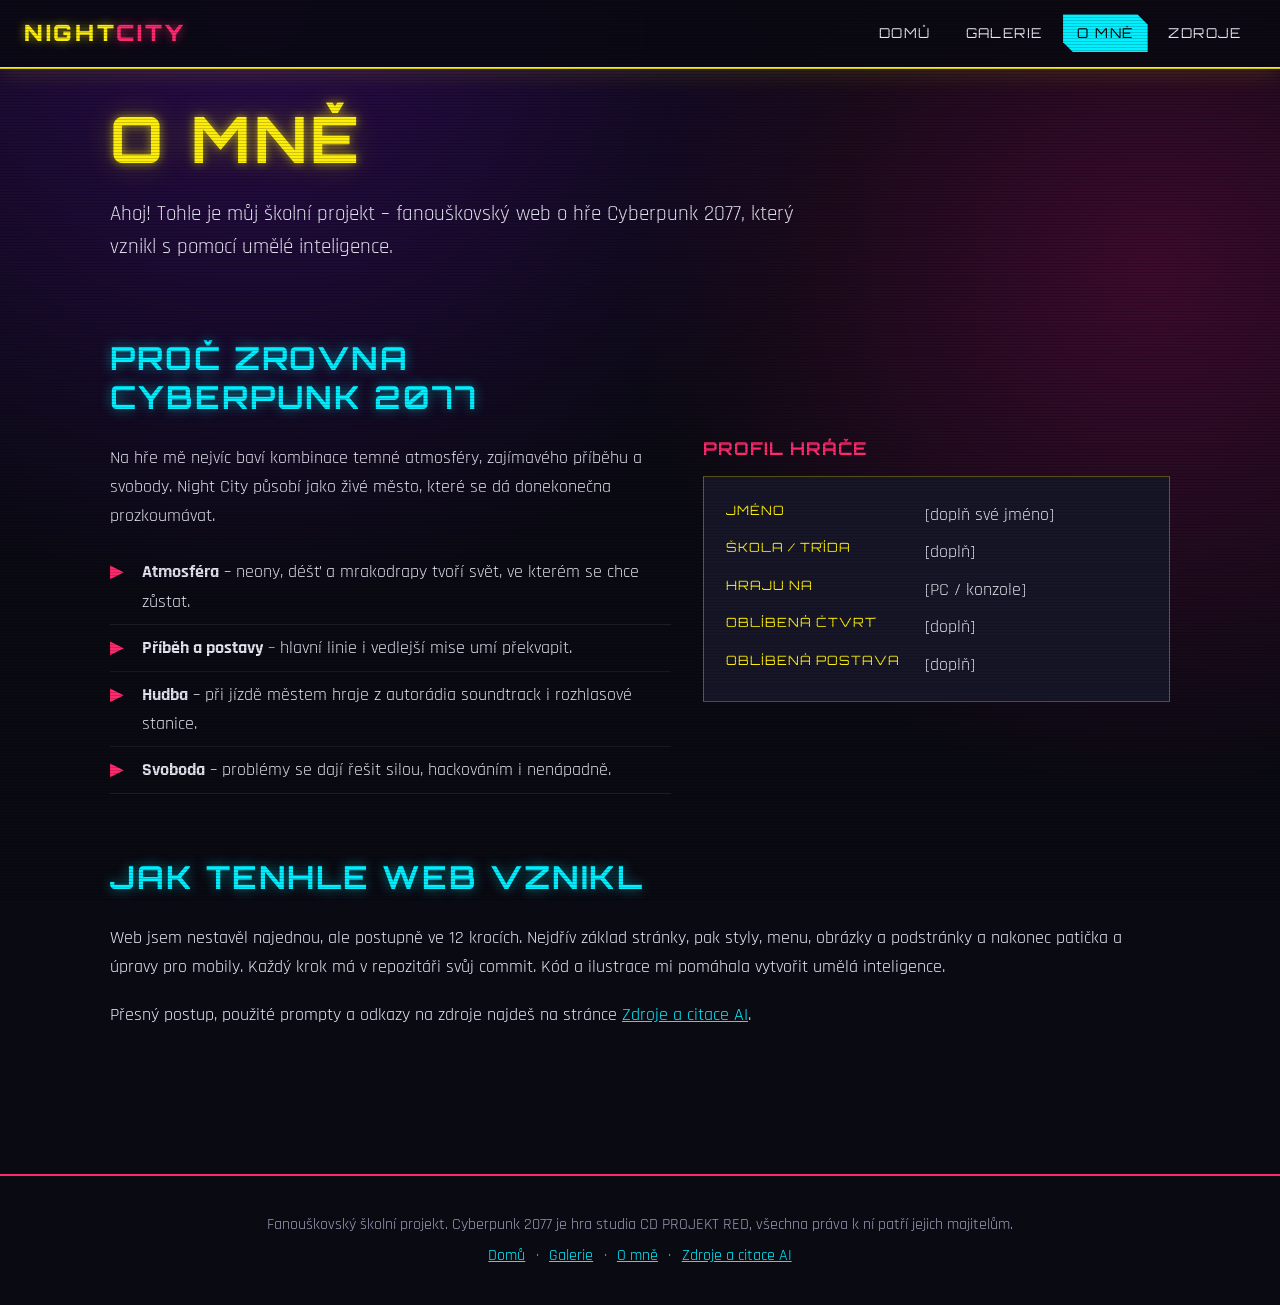
<file: o-mne.html>
<!DOCTYPE html>
<html lang="cs">
<head>
  <meta charset="UTF-8">
  <meta name="viewport" content="width=device-width, initial-scale=1.0">
  <meta name="description" content="Kdo za webem stojí, proč mě baví Cyberpunk 2077 a jak tenhle web vznikl.">
  <title>O mně | Cyberpunk 2077</title>
  <link rel="icon" type="image/svg+xml" href="images/favicon.svg">
  <link rel="preconnect" href="https://fonts.googleapis.com">
  <link rel="preconnect" href="https://fonts.gstatic.com" crossorigin>
  <link href="https://fonts.googleapis.com/css2?family=Orbitron:wght@500;700;900&family=Rajdhani:wght@400;500;700&display=swap" rel="stylesheet">
  <link rel="stylesheet" href="style.css">
</head>
<body>
  <header class="site-header">
    <a class="logo" href="index.html">NIGHT<span>CITY</span></a>
    <nav class="main-nav" aria-label="Hlavní menu">
      <a href="index.html">Domů</a>
      <a href="galerie.html">Galerie</a>
      <a href="o-mne.html" class="active" aria-current="page">O mně</a>
      <a href="zdroje.html">Zdroje</a>
    </nav>
  </header>

  <main>
    <h1>O mně</h1>
    <p class="lead">Ahoj! Tohle je můj školní projekt – fanouškovský web o hře Cyberpunk 2077, který vznikl s pomocí umělé inteligence.</p>

    <section class="section split">
      <div>
        <h2>Proč zrovna Cyberpunk 2077</h2>
        <p>Na hře mě nejvíc baví kombinace temné atmosféry, zajímavého příběhu a svobody. Night City působí jako živé město, které se dá donekonečna prozkoumávat.</p>
        <ul class="check-list">
          <li><strong>Atmosféra</strong> – neony, déšť a mrakodrapy tvoří svět, ve kterém se chce zůstat.</li>
          <li><strong>Příběh a postavy</strong> – hlavní linie i vedlejší mise umí překvapit.</li>
          <li><strong>Hudba</strong> – při jízdě městem hraje z autorádia soundtrack i rozhlasové stanice.</li>
          <li><strong>Svoboda</strong> – problémy se dají řešit silou, hackováním i nenápadně.</li>
        </ul>
      </div>
      <aside>
        <h3>Profil hráče</h3>
        <dl class="facts">
          <dt>Jméno</dt><dd>[doplň své jméno]</dd>
          <dt>Škola / třída</dt><dd>[doplň]</dd>
          <dt>Hraju na</dt><dd>[PC / konzole]</dd>
          <dt>Oblíbená čtvrť</dt><dd>[doplň]</dd>
          <dt>Oblíbená postava</dt><dd>[doplň]</dd>
        </dl>
      </aside>
    </section>

    <section class="section">
      <h2>Jak tenhle web vznikl</h2>
      <p>Web jsem nestavěl najednou, ale postupně ve 12 krocích. Nejdřív základ stránky, pak styly, menu, obrázky a podstránky a nakonec patička a úpravy pro mobily. Každý krok má v repozitáři svůj commit. Kód a ilustrace mi pomáhala vytvořit umělá inteligence.</p>
      <p>Přesný postup, použité prompty a odkazy na zdroje najdeš na stránce <a href="zdroje.html">Zdroje a citace AI</a>.</p>
    </section>
  </main>

  <footer class="site-footer">
    <p>Fanouškovský školní projekt. Cyberpunk 2077 je hra studia CD PROJEKT RED, všechna práva k ní patří jejich majitelům.</p>
    <p><a href="index.html">Domů</a> · <a href="galerie.html">Galerie</a> · <a href="o-mne.html">O mně</a> · <a href="zdroje.html">Zdroje a citace AI</a></p>
  </footer>
</body>
</html>
</file>
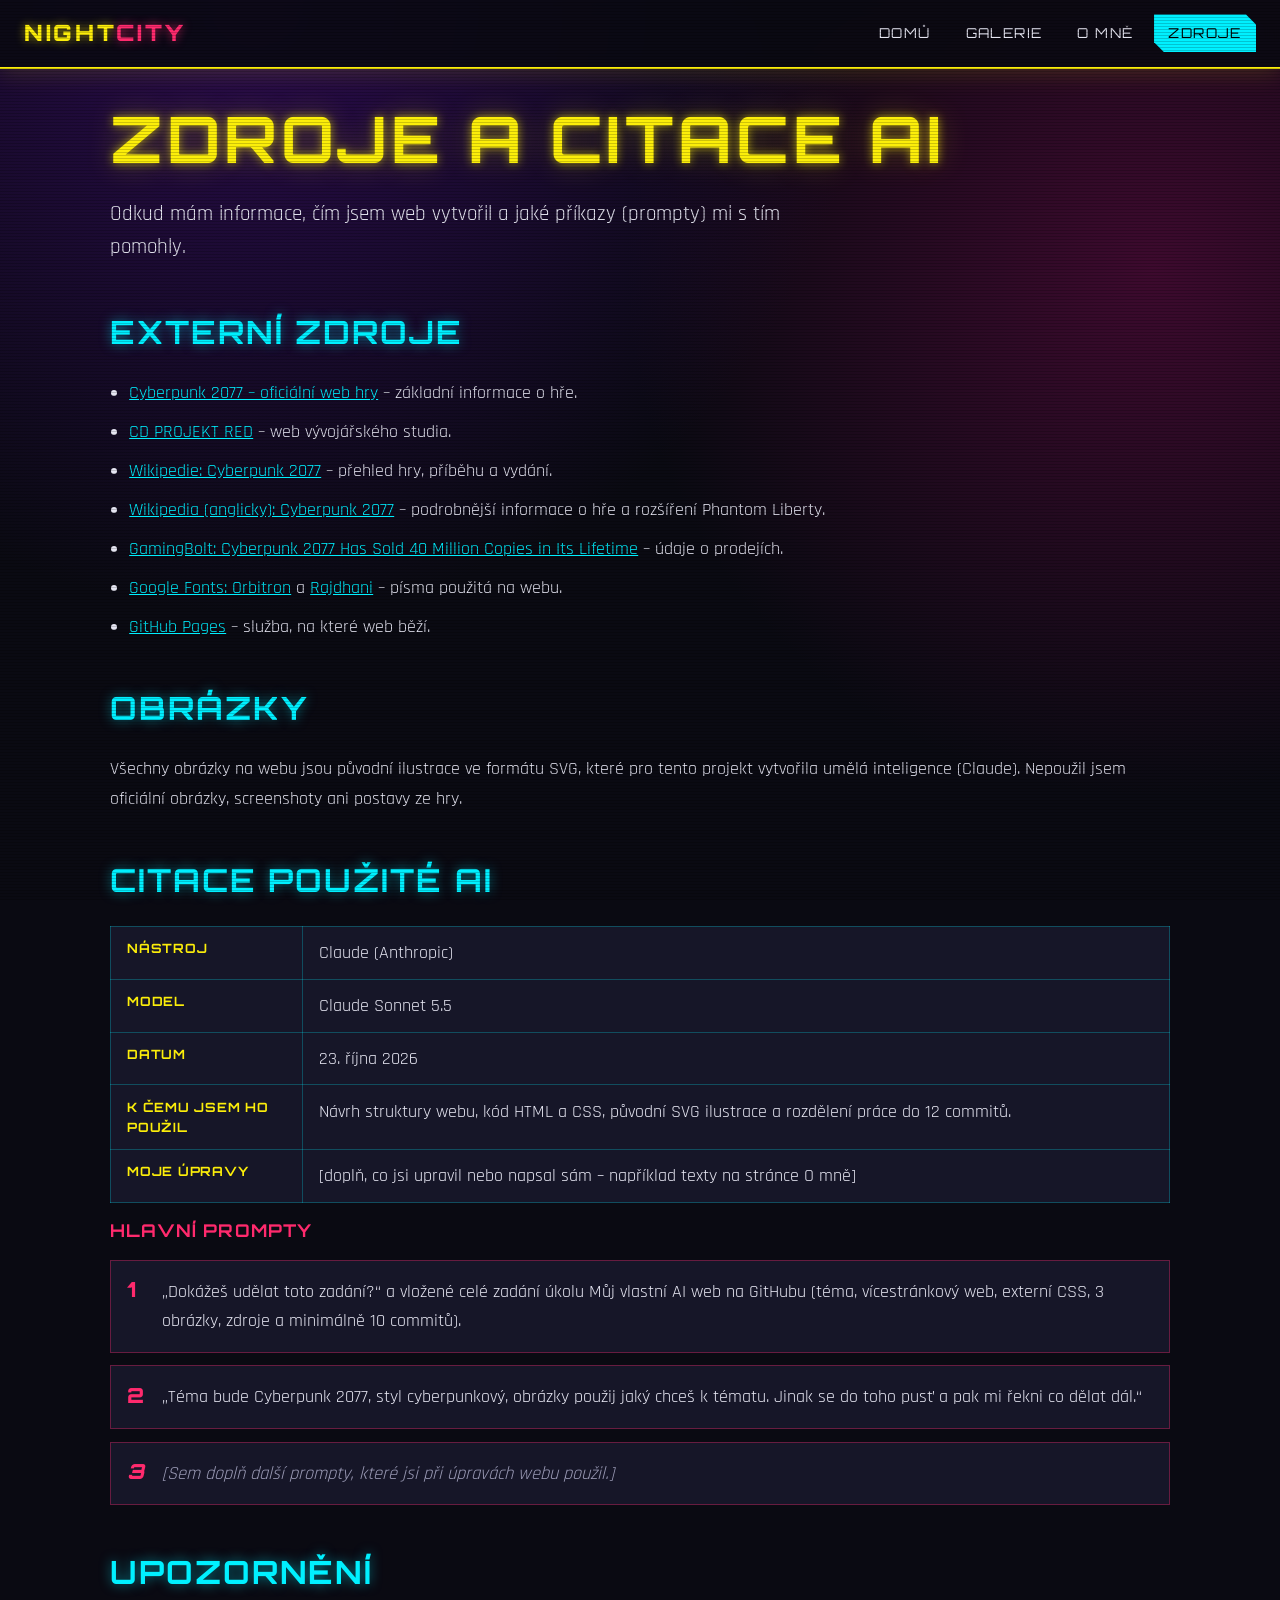
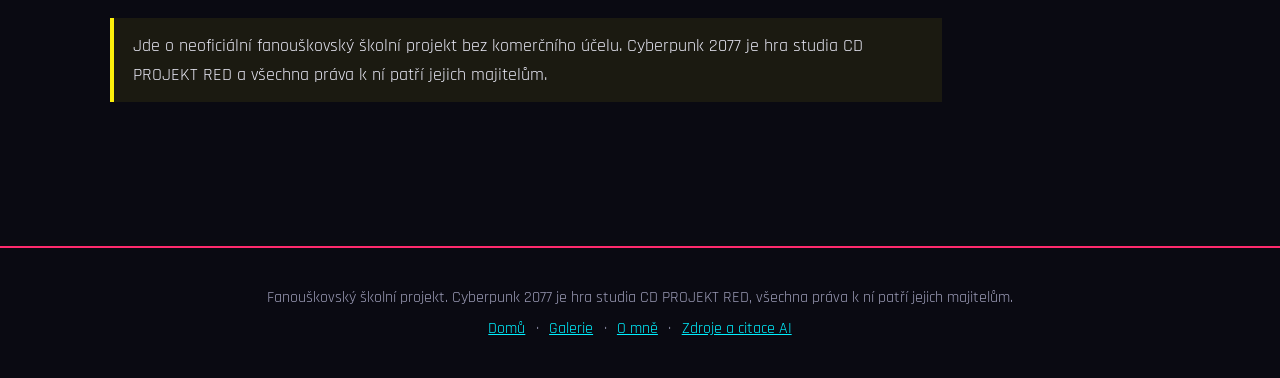
<file: zdroje.html>
<!DOCTYPE html>
<html lang="cs">
<head>
  <meta charset="UTF-8">
  <meta name="viewport" content="width=device-width, initial-scale=1.0">
  <meta name="description" content="Externí zdroje, použité obrázky a citace umělé inteligence, se kterou vznikl tento web.">
  <title>Zdroje a citace AI | Cyberpunk 2077</title>
  <link rel="icon" type="image/svg+xml" href="images/favicon.svg">
  <link rel="preconnect" href="https://fonts.googleapis.com">
  <link rel="preconnect" href="https://fonts.gstatic.com" crossorigin>
  <link href="https://fonts.googleapis.com/css2?family=Orbitron:wght@500;700;900&family=Rajdhani:wght@400;500;700&display=swap" rel="stylesheet">
  <link rel="stylesheet" href="style.css">
</head>
<body>
  <header class="site-header">
    <a class="logo" href="index.html">NIGHT<span>CITY</span></a>
    <nav class="main-nav" aria-label="Hlavní menu">
      <a href="index.html">Domů</a>
      <a href="galerie.html">Galerie</a>
      <a href="o-mne.html">O mně</a>
      <a href="zdroje.html" class="active" aria-current="page">Zdroje</a>
    </nav>
  </header>

  <main>
    <h1>Zdroje a citace AI</h1>
    <p class="lead">Odkud mám informace, čím jsem web vytvořil a jaké příkazy (prompty) mi s tím pomohly.</p>

    <section class="section">
      <h2>Externí zdroje</h2>
      <ul class="source-list">
        <li><a href="https://www.cyberpunk.net/" target="_blank" rel="noopener">Cyberpunk 2077 – oficiální web hry</a> – základní informace o hře.</li>
        <li><a href="https://www.cdprojektred.com/" target="_blank" rel="noopener">CD PROJEKT RED</a> – web vývojářského studia.</li>
        <li><a href="https://cs.wikipedia.org/wiki/Cyberpunk_2077" target="_blank" rel="noopener">Wikipedie: Cyberpunk 2077</a> – přehled hry, příběhu a vydání.</li>
        <li><a href="https://en.wikipedia.org/wiki/Cyberpunk_2077" target="_blank" rel="noopener">Wikipedia (anglicky): Cyberpunk 2077</a> – podrobnější informace o hře a rozšíření Phantom Liberty.</li>
        <li><a href="https://gamingbolt.com/cyberpunk-2077-has-sold-40-million-copies-in-its-lifetime" target="_blank" rel="noopener">GamingBolt: Cyberpunk 2077 Has Sold 40 Million Copies in Its Lifetime</a> – údaje o prodejích.</li>
        <li><a href="https://fonts.google.com/specimen/Orbitron" target="_blank" rel="noopener">Google Fonts: Orbitron</a> a <a href="https://fonts.google.com/specimen/Rajdhani" target="_blank" rel="noopener">Rajdhani</a> – písma použitá na webu.</li>
        <li><a href="https://pages.github.com/" target="_blank" rel="noopener">GitHub Pages</a> – služba, na které web běží.</li>
      </ul>
    </section>

    <section class="section">
      <h2>Obrázky</h2>
      <p>Všechny obrázky na webu jsou původní ilustrace ve formátu SVG, které pro tento projekt vytvořila umělá inteligence (Claude). Nepoužil jsem oficiální obrázky, screenshoty ani postavy ze hry.</p>
    </section>

    <section class="section">
      <h2>Citace použité AI</h2>
      <table class="ai-table">
        <tr><th>Nástroj</th><td>Claude (Anthropic)</td></tr>
        <tr><th>Model</th><td>Claude Sonnet 5.5</td></tr>
        <tr><th>Datum</th><td>23. října 2026</td></tr>
        <tr><th>K čemu jsem ho použil</th><td>Návrh struktury webu, kód HTML a CSS, původní SVG ilustrace a rozdělení práce do 12 commitů.</td></tr>
        <tr><th>Moje úpravy</th><td>[doplň, co jsi upravil nebo napsal sám – například texty na stránce O mně]</td></tr>
      </table>

      <h3>Hlavní prompty</h3>
      <ol class="prompt-list">
        <li>„Dokážeš udělat toto zadání?“ a vložené celé zadání úkolu Můj vlastní AI web na GitHubu (téma, vícestránkový web, externí CSS, 3 obrázky, zdroje a minimálně 10 commitů).</li>
        <li>„Téma bude Cyberpunk 2077, styl cyberpunkový, obrázky použij jaký chceš k tématu. Jinak se do toho pusť a pak mi řekni co dělat dál.“</li>
        <li class="todo">[Sem doplň další prompty, které jsi při úpravách webu použil.]</li>
      </ol>
    </section>

    <section class="section">
      <h2>Upozornění</h2>
      <p class="note">Jde o neoficiální fanouškovský školní projekt bez komerčního účelu. Cyberpunk 2077 je hra studia CD PROJEKT RED a všechna práva k ní patří jejich majitelům.</p>
    </section>
  </main>

  <footer class="site-footer">
    <p>Fanouškovský školní projekt. Cyberpunk 2077 je hra studia CD PROJEKT RED, všechna práva k ní patří jejich majitelům.</p>
    <p><a href="index.html">Domů</a> · <a href="galerie.html">Galerie</a> · <a href="o-mne.html">O mně</a> · <a href="zdroje.html">Zdroje a citace AI</a></p>
  </footer>
</body>
</html>
</file>
<file: style.css>
/* ===== Základ: barvy, písma, pozadí ===== */
:root {
  --bg: #0a0a12;
  --panel: #161628;
  --yellow: #fcee0a;
  --cyan: #00f0ff;
  --pink: #ff2a6d;
  --purple: #7b2cff;
  --text: #e6e6f2;
  --muted: #9a9ab5;
}

*, *::before, *::after { box-sizing: border-box; }

html { scroll-behavior: smooth; }

body {
  margin: 0;
  font-family: "Rajdhani", "Segoe UI", Arial, sans-serif;
  font-size: 1.15rem;
  line-height: 1.6;
  color: var(--text);
  background:
    radial-gradient(circle at 20% 0%, #2a0b4d 0%, transparent 45%),
    radial-gradient(circle at 90% 30%, #3d0a2e 0%, transparent 40%),
    var(--bg);
  background-attachment: fixed;
}

main { max-width: 1100px; margin: 0 auto; padding: 2rem 1.25rem; }

h1, h2, h3 {
  font-family: "Orbitron", "Segoe UI", sans-serif;
  text-transform: uppercase;
  letter-spacing: .06em;
  line-height: 1.2;
}

h1 {
  font-size: clamp(2rem, 6vw, 4rem);
  color: var(--yellow);
  text-shadow: 0 0 10px rgba(252, 238, 10, .6), 0 0 30px rgba(252, 238, 10, .3);
  margin: 0 0 .5rem;
}

h2 {
  font-size: clamp(1.4rem, 3.5vw, 2rem);
  color: var(--cyan);
  text-shadow: 0 0 12px rgba(0, 240, 255, .5);
}

h3 { font-size: 1.1rem; color: var(--pink); }

a { color: var(--cyan); }
a:hover { color: var(--yellow); }

.lead { font-size: 1.3rem; max-width: 44rem; }

/* ===== Hlavička, menu a hero ===== */
.site-header {
  position: sticky;
  top: 0;
  z-index: 10;
  display: flex;
  align-items: center;
  justify-content: space-between;
  flex-wrap: wrap;
  gap: 1rem;
  padding: .9rem 1.5rem;
  background: rgba(10, 10, 18, .88);
  backdrop-filter: blur(8px);
  border-bottom: 2px solid var(--yellow);
  box-shadow: 0 4px 24px rgba(252, 238, 10, .15);
}

.logo {
  font-family: "Orbitron", sans-serif;
  font-weight: 900;
  font-size: 1.4rem;
  letter-spacing: .12em;
  color: var(--yellow);
  text-decoration: none;
  text-shadow: 0 0 10px rgba(252, 238, 10, .6);
}

.logo span { color: var(--pink); text-shadow: 0 0 10px rgba(255, 42, 109, .7); }

.main-nav { display: flex; flex-wrap: wrap; gap: .4rem; }

.main-nav a {
  font-family: "Orbitron", sans-serif;
  font-size: .85rem;
  text-transform: uppercase;
  letter-spacing: .1em;
  text-decoration: none;
  color: var(--text);
  padding: .5rem .9rem;
  clip-path: polygon(0 0, calc(100% - 10px) 0, 100% 10px, 100% 100%, 10px 100%, 0 calc(100% - 10px));
  transition: background .2s, color .2s;
}

.main-nav a:hover,
.main-nav a.active { color: #000; background: var(--cyan); }

.hero {
  display: grid;
  gap: 2rem;
  align-items: center;
  padding: 2rem 0 3rem;
}

/* ===== Tlačítka, sekce, karty, fakta ===== */
.btn {
  display: inline-block;
  margin: 1rem .6rem 0 0;
  padding: .7rem 1.5rem;
  font-family: "Orbitron", sans-serif;
  font-size: .85rem;
  font-weight: 700;
  text-transform: uppercase;
  letter-spacing: .1em;
  text-decoration: none;
  color: #000;
  background: var(--yellow);
  clip-path: polygon(0 0, calc(100% - 14px) 0, 100% 14px, 100% 100%, 14px 100%, 0 calc(100% - 14px));
  transition: transform .2s, background .2s;
}

.btn:hover { background: var(--pink); color: #fff; transform: translateY(-2px); }

.section { margin: 3rem 0; scroll-margin-top: 90px; }

.split { display: grid; gap: 2rem; align-items: center; }

.cards {
  display: grid;
  grid-template-columns: repeat(auto-fit, minmax(240px, 1fr));
  gap: 1.2rem;
  margin-top: 2rem;
}

.card {
  background: var(--panel);
  border: 1px solid rgba(0, 240, 255, .25);
  border-left: 4px solid var(--pink);
  padding: 1.2rem 1.4rem;
  transition: transform .2s, box-shadow .2s;
}

.card:hover { transform: translateY(-4px); box-shadow: 0 0 22px rgba(255, 42, 109, .35); }
.card h3 { margin-top: 0; }

.facts {
  display: grid;
  grid-template-columns: max-content 1fr;
  gap: .5rem 1.5rem;
  background: var(--panel);
  border: 1px solid rgba(252, 238, 10, .35);
  padding: 1.4rem;
  margin: 0;
}

.facts dt {
  font-family: "Orbitron", sans-serif;
  font-size: .8rem;
  text-transform: uppercase;
  letter-spacing: .08em;
  color: var(--yellow);
}

.facts dd { margin: 0; }

/* ===== Obrázky ===== */
img { max-width: 100%; height: auto; display: block; }

.hero { grid-template-columns: 1.1fr 1fr; }
.split { grid-template-columns: 1.2fr 1fr; }

.hero-img,
.side-img {
  border: 2px solid var(--cyan);
  box-shadow: 0 0 30px rgba(0, 240, 255, .35), 0 0 60px rgba(255, 42, 109, .2);
}

/* ===== Galerie ===== */
.btn-alt { background: var(--cyan); }

.note {
  border-left: 4px solid var(--yellow);
  background: rgba(252, 238, 10, .07);
  padding: .8rem 1.2rem;
  max-width: 52rem;
}

.gallery {
  display: grid;
  grid-template-columns: repeat(auto-fill, minmax(300px, 1fr));
  gap: 1.6rem;
  margin-top: 2rem;
}

.gallery figure {
  margin: 0;
  background: var(--panel);
  border: 1px solid rgba(0, 240, 255, .25);
  overflow: hidden;
}

.gallery figcaption { padding: .9rem 1.1rem; color: var(--muted); font-size: 1rem; }

.gallery figcaption strong {
  display: block;
  color: var(--yellow);
  font-family: "Orbitron", sans-serif;
  font-size: .85rem;
  letter-spacing: .08em;
  text-transform: uppercase;
  margin-bottom: .2rem;
}

/* ===== Efekty po najetí myší ===== */
.gallery figure { transition: transform .25s, box-shadow .25s, border-color .25s; }

.gallery figure:hover {
  transform: translateY(-6px) scale(1.01);
  border-color: var(--pink);
  box-shadow: 0 0 28px rgba(255, 42, 109, .5);
}

.gallery img { transition: filter .25s; }
.gallery figure:hover img { filter: saturate(1.4) contrast(1.1); }

/* ===== Stránka O mně ===== */
.check-list { list-style: none; padding: 0; margin: 1rem 0; }

.check-list li {
  position: relative;
  padding: .5rem 0 .5rem 2rem;
  border-bottom: 1px solid rgba(255, 255, 255, .08);
}

.check-list li::before { content: "\25B6"; position: absolute; left: 0; color: var(--pink); }

/* ===== Stránka Zdroje ===== */
.source-list { padding-left: 1.2rem; }
.source-list li { margin: .6rem 0; }

.ai-table {
  width: 100%;
  border-collapse: collapse;
  margin: 1rem 0;
  background: var(--panel);
}

.ai-table th,
.ai-table td {
  text-align: left;
  vertical-align: top;
  padding: .7rem 1rem;
  border: 1px solid rgba(0, 240, 255, .25);
}

.ai-table th {
  width: 12rem;
  color: var(--yellow);
  font-family: "Orbitron", sans-serif;
  font-size: .8rem;
  text-transform: uppercase;
  letter-spacing: .06em;
}

.prompt-list { counter-reset: p; list-style: none; padding: 0; }

.prompt-list li {
  counter-increment: p;
  position: relative;
  background: var(--panel);
  border: 1px solid rgba(255, 42, 109, .35);
  padding: 1rem 1rem 1rem 3.2rem;
  margin: .8rem 0;
}

.prompt-list li::before {
  content: counter(p);
  position: absolute;
  left: 1rem;
  top: .8rem;
  font-family: "Orbitron", sans-serif;
  font-weight: 900;
  font-size: 1.3rem;
  color: var(--pink);
}

.todo { color: var(--muted); font-style: italic; }

/* ===== Patička ===== */
.site-footer {
  margin-top: 4rem;
  padding: 2rem 1.25rem;
  text-align: center;
  color: var(--muted);
  border-top: 2px solid var(--pink);
  background: rgba(10, 10, 18, .9);
  font-size: 1rem;
}

.site-footer p { margin: .3rem 0; }
.site-footer a { margin: 0 .4rem; }

/* ===== Animace, scanlines a responzivita ===== */
body::after {
  content: "";
  position: fixed;
  inset: 0;
  pointer-events: none;
  z-index: 50;
  background: repeating-linear-gradient(0deg, rgba(0, 0, 0, .18) 0, rgba(0, 0, 0, .18) 1px, transparent 1px, transparent 3px);
}

@keyframes flicker {
  0%, 19%, 21%, 23%, 100% { opacity: 1; }
  20%, 22% { opacity: .35; }
}

@keyframes glitch {
  0% { transform: translate(0); }
  20% { transform: translate(-2px, 1px); }
  40% { transform: translate(2px, -1px); }
  60% { transform: translate(-1px, -1px); }
  80% { transform: translate(1px, 2px); }
  100% { transform: translate(0); }
}

.logo span { animation: flicker 4s infinite; }
h1:hover { animation: glitch .3s linear infinite; }

@media (max-width: 800px) {
  .hero,
  .split { grid-template-columns: 1fr; }
  .facts { grid-template-columns: 1fr; }
  .facts dd { margin-bottom: .6rem; }
  .site-header { justify-content: center; text-align: center; }
  .ai-table th { width: auto; }
}

@media (prefers-reduced-motion: reduce) {
  * { animation: none !important; transition: none !important; }
  html { scroll-behavior: auto; }
}
</file>
